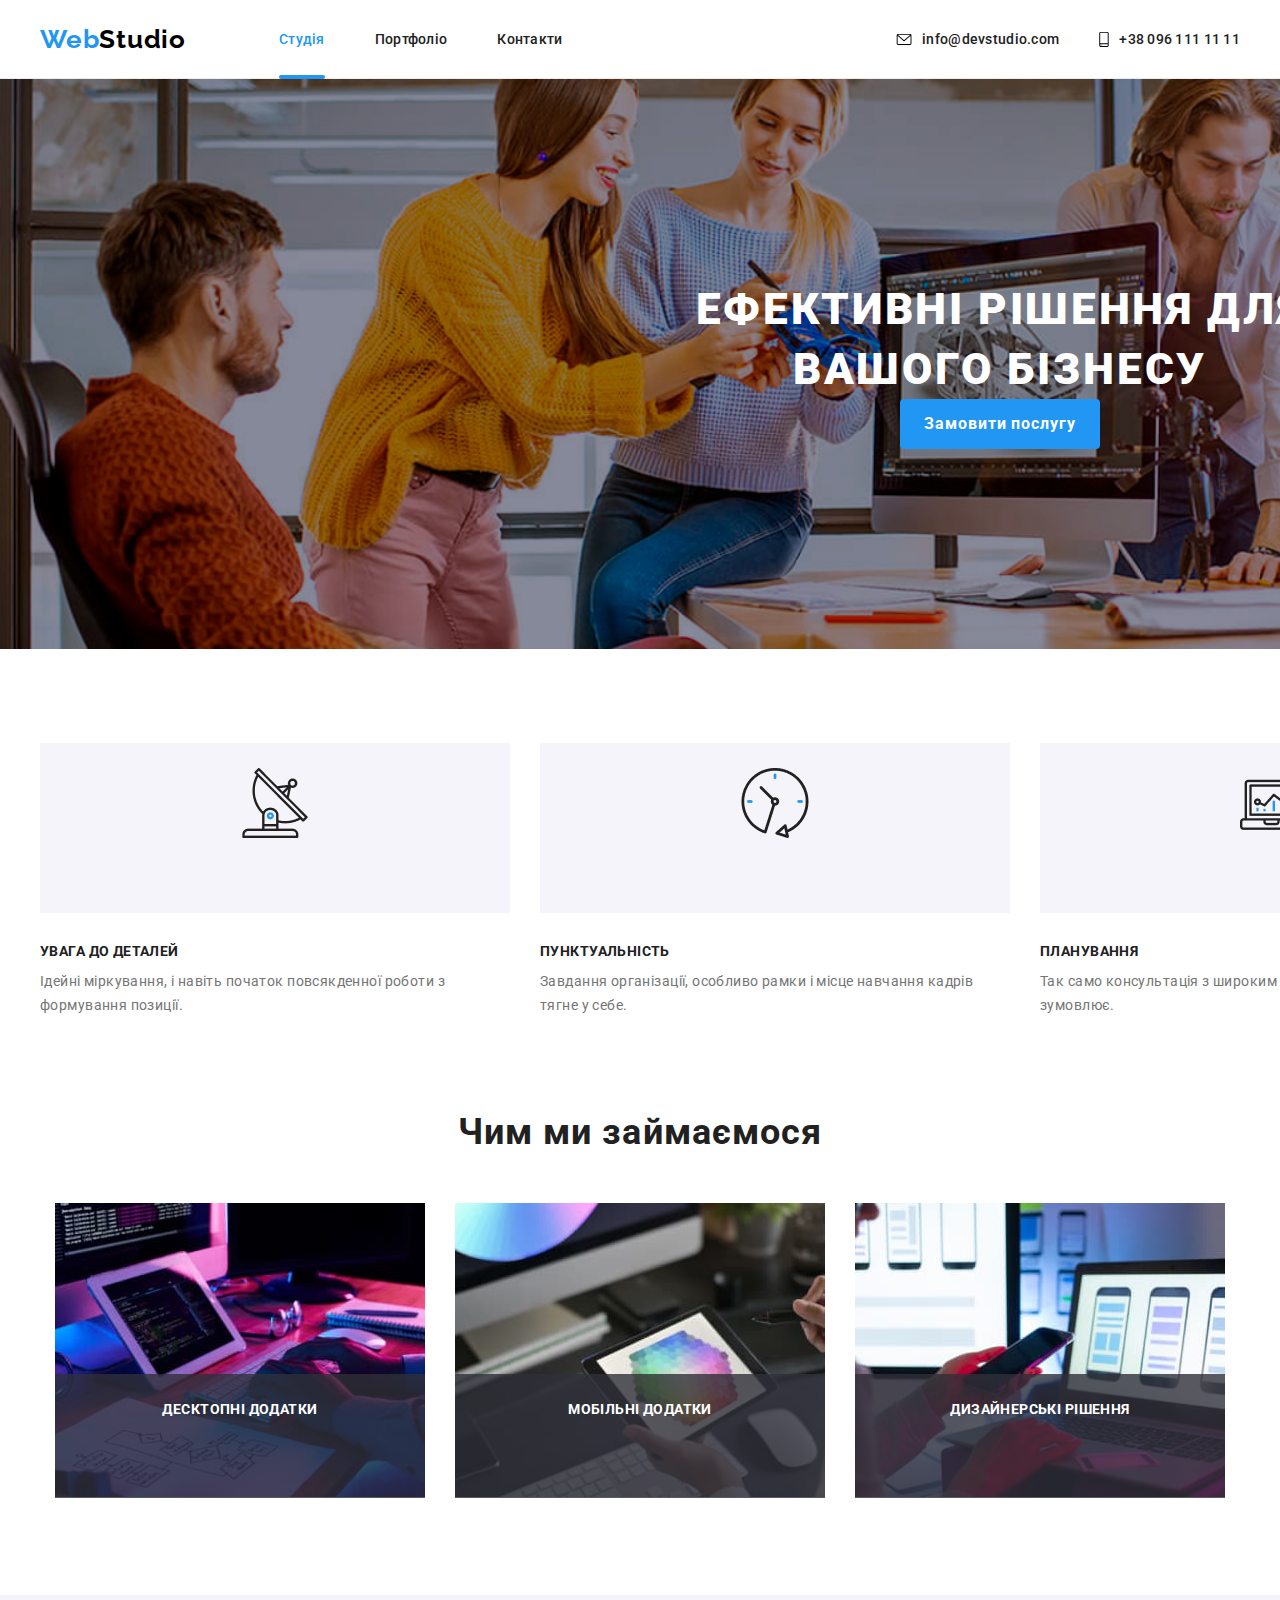
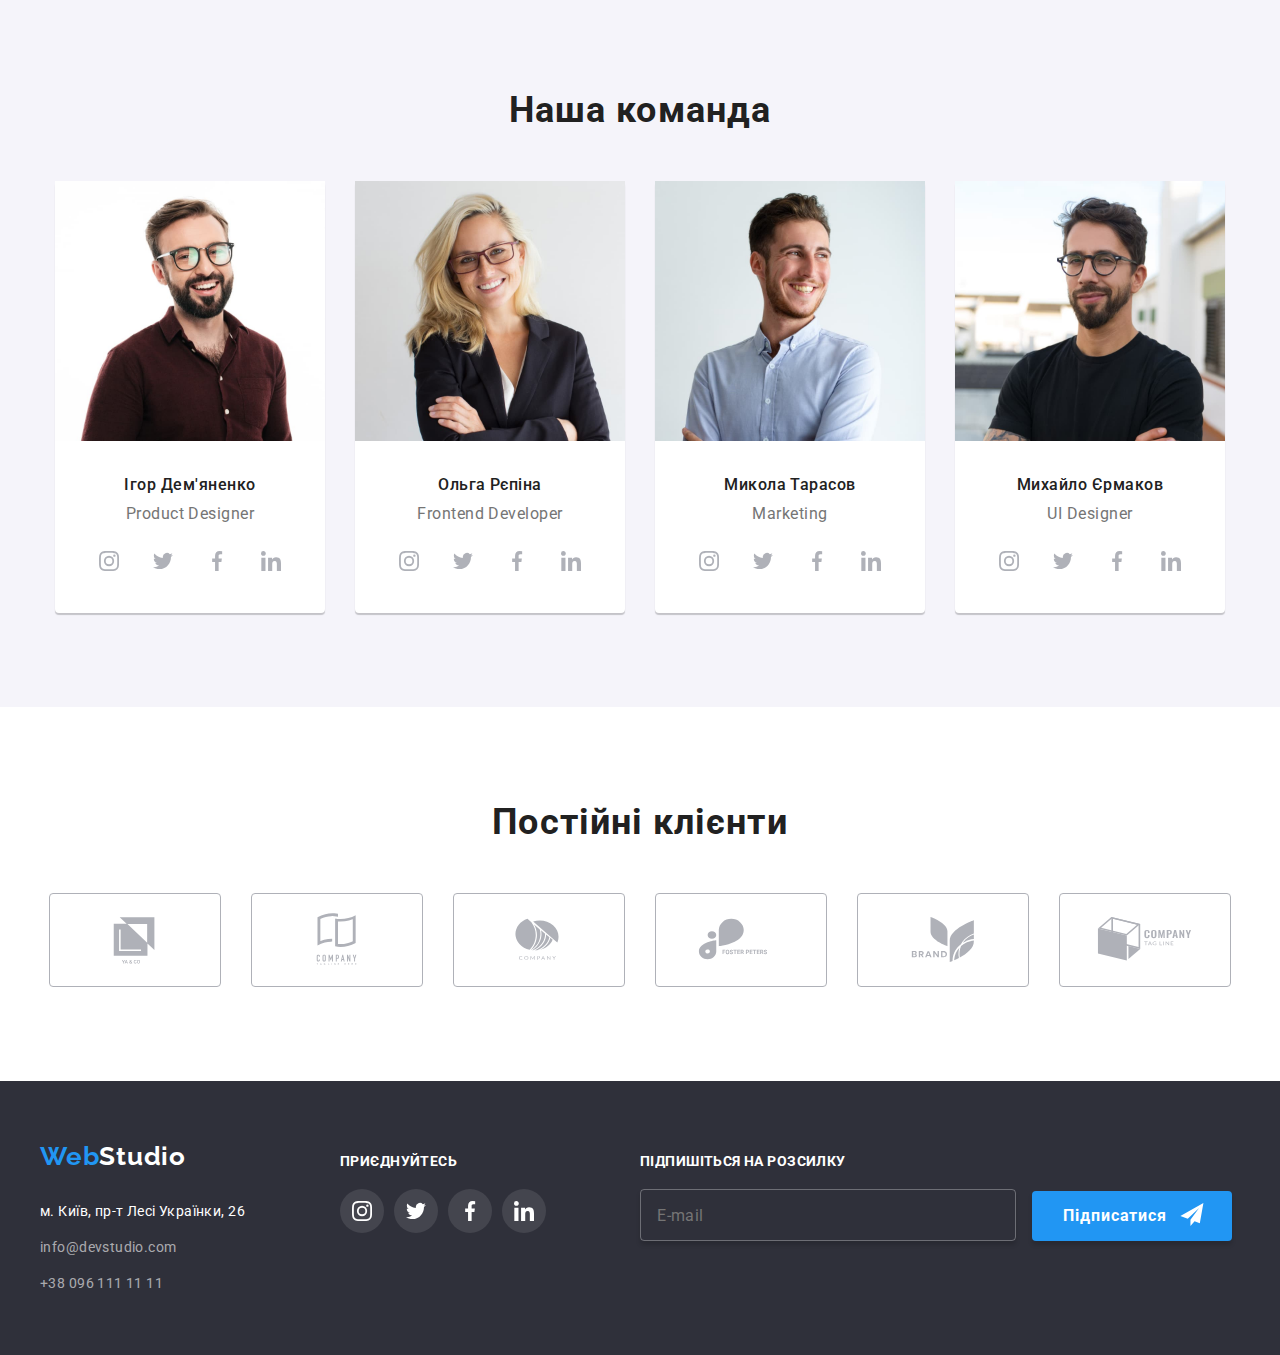
<file: index.html>
<!DOCTYPE html>
<html lang="en">
  <head>
    <meta charset="UTF-8" />
    <meta name="viewport" content="width=device-width, initial-scale=1.0" />
    <link rel="stylesheet" href="./css//main.min.css" />
    <link rel="preconnect" href="https://fonts.googleapis.com" />
    <link rel="preconnect" href="https://fonts.gstatic.com" crossorigin />
    <link
      href="https://fonts.googleapis.com/css2?family=Open+Sans:ital,wght@0,300..800;1,300..800&family=Raleway:ital,wght@0,100..900;1,100..900&family=Roboto:ital,wght@0,100;0,300;0,400;0,500;0,700;0,900;1,100;1,300;1,400;1,500;1,700;1,900&display=swap"
      rel="stylesheet"
    />
    <link
      href="https://fonts.googleapis.com/css2?family=Raleway:ital,wght@0,100..900;1,100..900&display=swap"
      rel="stylesheet"
    />
    <link
      rel="stylesheet"
      href="https://cdnjs.cloudflare.com/ajax/libs/modern-normalize/2.0.0/modern-normalize.min.css"
      integrity="sha512-4xo8blKMVCiXpTaLzQSLSw3KFOVPWhm/TRtuPVc4WG6kUgjH6J03IBuG7JZPkcWMxJ5huwaBpOpnwYElP/m6wg=="
      crossorigin="anonymous"
      referrerpolicy="no-referrer"
    />
    <title>Головна</title>
  </head>
  <body>
    <header class="header">
      <div class="header-container container">
        <a class="header-title link" href="./index.html"
          ><span class="bluepart">Web</span>Studio</a
        >
        <nav class="nav">
          <ul class="header-list">
            <li>
              <a class="header-link link current-page" href="#">Студія</a>
            </li>
            <li>
              <a class="header-link link" href="./portfolio.html">Портфоліо</a>
            </li>
            <li><a class="header-link link" href="#">Контакти</a></li>
          </ul>
        </nav>
        <a class="header-link link" href="mailto:info@devstudio.com">
          <svg width="16" height="12">
            <use href="./imeges/icons.svg#icon-envelope"></use>
          </svg>
          info@devstudio.com</a
        >
        <a class="header-link link" href="tel:+380961111111">
          <svg width="10" height="16">
            <use href="./imeges/icons.svg#icon-smartphone"></use>
          </svg>
          +38 096 111 11 11</a
        >
      </div>
    </header>
    <main>
      <section class="hero">
        <div class="hero-container container">
          <h1 class="hero__title">Ефективні рішення для вашого бізнесу</h1>
          <button type="button" class="hero__link link" data-modal-open>
            <a href="#">Замовити послугу</a>
          </button>
        </div>
      </section>

      <section class="about">
        <h2 hidden>Про нас</h2>
        <div class="container about-container">
          <ul class="about__list">
            <li class="list-item">
              <div class="list-img">
                <img
                  src="./imeges/antenna 1.png"
                  alt="antenna"
                  width="70"
                  height="70"
                />
              </div>
              <h3 class="list-title">УВАГА ДО ДЕТАЛЕЙ</h3>
              <p class="list-text">
                Ідейні міркування, і навіть початок повсякденної роботи з
                формування позиції.
              </p>
            </li>
            <li class="list-item">
              <div class="list-img">
                <img
                  src="./imeges/clock 1.png"
                  alt="antenna"
                  width="70"
                  height="70"
                />
              </div>
              <h3 class="list-title">ПУНКТУАЛЬНІСТЬ</h3>
              <p class="list-text">
                Завдання організації, особливо рамки і місце навчання кадрів
                тягне у себе.
              </p>
            </li>
            <li class="list-item">
              <div class="list-img">
                <img
                  src="./imeges/diagram 1.png"
                  alt="antenna"
                  width="70"
                  height="70"
                />
              </div>
              <h3 class="list-title">ПЛАНУВАННЯ</h3>
              <p class="list-text">
                Так само консультація з широким активом значною мірою зумовлює.
              </p>
            </li>
            <li class="list-item">
              <div class="list-img">
                <img
                  src="./imeges/astronaut 1.png"
                  alt="antenna"
                  width="70"
                  height="70"
                />
              </div>
              <h3 class="list-title">СУЧАСНІ ТЕХНОЛОГІЇ</h3>
              <p class="list-text">
                Значимість цих проблем настільки очевидна, що реалізація
                планових завдань.
              </p>
            </li>
          </ul>
        </div>
      </section>

      <section class="gallery">
        <h2 class="gallery__title">Чим ми займаємося</h2>
        <ul class="gallery__list">
          <li class="gallery__item">
            <img src="./imeges/img.jpg" width="370" height="294" alt="img1" />
            <p class="gallery__text">Десктопні додатки</p>
          </li>
          <li class="gallery__item">
            <img src="./imeges/img2.jpg" width="370" height="294" alt="img2" />
            <p class="gallery__text">Мобільні додатки</p>
          </li>
          <li class="gallery__item">
            <img src="./imeges/img3.jpg" width="370" height="294" alt="img3" />
            <p class="gallery__text">Дизайнерські рішення</p>
          </li>
        </ul>
      </section>

      <section class="team">
        <h2 class="team-title">Наша команда</h2>
        <ul class="team-list">
          <li class="team-item">
            <img
              src="./imeges/prog1.jpg"
              width="270"
              height="260"
              alt="prog1"
            />
            <h3 class="team-item-title">Ігор Дем'яненко</h3>
            <p class="team-item-text">Product Designer</p>
            <ul class="team-soc-list">
              <li class="team-soc-item">
                <a class="team-soc-link" href="#">
                  <svg class="team-soc-icon" width="20" height="20">
                    <use href="./imeges/icons.svg#icon-instagram-1"></use>
                  </svg>
                </a>
              </li>
              <li class="team-soc-item">
                <a class="team-soc-link" href="#">
                  <svg class="team-soc-icon" width="20" height="20">
                    <use href="./imeges/icons.svg#icon-twitter-1"></use>
                  </svg>
                </a>
              </li>
              <li class="team-soc-item">
                <a class="team-soc-link" href="#">
                  <svg class="team-soc-icon" width="20" height="20">
                    <use href="./imeges/icons.svg#icon-facebook-1"></use>
                  </svg>
                </a>
              </li>
              <li class="team-soc-item">
                <a class="team-soc-link" href="#">
                  <svg class="team-soc-icon" width="20" height="20">
                    <use href="./imeges/icons.svg#icon-linkedin-1"></use>
                  </svg>
                </a>
              </li>
            </ul>
          </li>
          <li class="team-item">
            <img
              src="./imeges/prog2.jpg"
              width="270"
              height="260"
              alt="prog2"
            />
            <h3 class="team-item-title">Ольга Рєпіна</h3>
            <p class="team-item-text">Frontend Developer</p>
            <ul class="team-soc-list">
              <li class="team-soc-item">
                <a class="team-soc-link" href="#">
                  <svg class="team-soc-icon" width="20" height="20">
                    <use href="./imeges/icons.svg#icon-instagram-1"></use>
                  </svg>
                </a>
              </li>
              <li class="team-soc-item">
                <a class="team-soc-link" href="#">
                  <svg class="team-soc-icon" width="20" height="20">
                    <use href="./imeges/icons.svg#icon-twitter-1"></use>
                  </svg>
                </a>
              </li>
              <li class="team-soc-item">
                <a class="team-soc-link" href="#">
                  <svg class="team-soc-icon" width="20" height="20">
                    <use href="./imeges/icons.svg#icon-facebook-1"></use>
                  </svg>
                </a>
              </li>
              <li class="team-soc-item">
                <a class="team-soc-link" href="#">
                  <svg class="team-soc-icon" width="20" height="20">
                    <use href="./imeges/icons.svg#icon-linkedin-1"></use>
                  </svg>
                </a>
              </li>
            </ul>
          </li>
          <li class="team-item">
            <img
              src="./imeges/prog3.jpg"
              width="270"
              height="260"
              alt="prog3"
            />
            <h3 class="team-item-title">Микола Тарасов</h3>
            <p class="team-item-text">Marketing</p>
            <ul class="team-soc-list">
              <li class="team-soc-item">
                <a class="team-soc-link" href="#">
                  <svg class="team-soc-icon" width="20" height="20">
                    <use href="./imeges/icons.svg#icon-instagram-1"></use>
                  </svg>
                </a>
              </li>
              <li class="team-soc-item">
                <a class="team-soc-link" href="#">
                  <svg class="team-soc-icon" width="20" height="20">
                    <use href="./imeges/icons.svg#icon-twitter-1"></use>
                  </svg>
                </a>
              </li>
              <li class="team-soc-item">
                <a class="team-soc-link" href="#">
                  <svg class="team-soc-icon" width="20" height="20">
                    <use href="./imeges/icons.svg#icon-facebook-1"></use>
                  </svg>
                </a>
              </li>
              <li class="team-soc-item">
                <a class="team-soc-link" href="#">
                  <svg class="team-soc-icon" width="20" height="20">
                    <use href="./imeges/icons.svg#icon-linkedin-1"></use>
                  </svg>
                </a>
              </li>
            </ul>
          </li>
          <li class="team-item">
            <img
              src="./imeges/prog4.jpg"
              width="270"
              height="260"
              alt="prog4"
            />
            <h3 class="team-item-title">Михайло Єрмаков</h3>
            <p class="team-item-text">UI Designer</p>
            <ul class="team-soc-list">
              <li class="team-soc-item">
                <a class="team-soc-link" href="#">
                  <svg class="team-soc-icon" width="20" height="20">
                    <use href="./imeges/icons.svg#icon-instagram-1"></use>
                  </svg>
                </a>
              </li>
              <li class="team-soc-item">
                <a class="team-soc-link" href="#">
                  <svg class="team-soc-icon" width="20" height="20">
                    <use href="./imeges/icons.svg#icon-twitter-1"></use>
                  </svg>
                </a>
              </li>
              <li class="team-soc-item">
                <a class="team-soc-link" href="#">
                  <svg class="team-soc-icon" width="20" height="20">
                    <use href="./imeges/icons.svg#icon-facebook-1"></use>
                  </svg>
                </a>
              </li>
              <li class="team-soc-item">
                <a class="team-soc-link" href="#">
                  <svg class="team-soc-icon" width="20" height="20">
                    <use href="./imeges/icons.svg#icon-linkedin-1"></use>
                  </svg>
                </a>
              </li>
            </ul>
          </li>
        </ul>
      </section>
      <section class="clients">
        <h2 class="clients-title">Постійні клієнти</h2>
        <ul class="clients-list">
          <li class="clients-item">
            <a class="clients-link" href="">
              <svg class="clients-icon" width="106" height="60">
                <use href="./imeges/icons-2.svg#icon-clients-1"></use>
              </svg>
            </a>
          </li>
          <li class="clients-item">
            <a class="clients-link" href="">
              <svg class="clients-icon" width="106" height="60">
                <use href="./imeges/icons-2.svg#icon-clients-2"></use>
              </svg>
            </a>
          </li>
          <li class="clients-item">
            <a class="clients-link" href="">
              <svg class="clients-icon" width="106" height="60">
                <use href="./imeges/icons-2.svg#icon-clients-3"></use>
              </svg>
            </a>
          </li>
          <li class="clients-item">
            <a class="clients-link" href="">
              <svg class="clients-icon" width="106" height="60">
                <use href="./imeges/icons-2.svg#icon-clients-4"></use>
              </svg>
            </a>
          </li>
          <li class="clients-item">
            <a class="clients-link" href="">
              <svg class="clients-icon" width="106" height="60">
                <use href="./imeges/icons-2.svg#icon-clients-5"></use>
              </svg>
            </a>
          </li>
          <li class="clients-item">
            <a class="clients-link" href="">
              <svg class="clients-icon" width="106" height="60">
                <use href="./imeges/icons-2.svg#icon-clients-6"></use>
              </svg>
            </a>
          </li>
        </ul>
      </section>
    </main>
    <footer class="footer">
      <div class="container footer-container">
        <address class="adderess">
          <a class="footer-title link" href="#"
            ><span class="bluepart">Web</span>Studio</a
          >
          <ul class="footer-list">
            <li class="footer-item">
              <a
                class="address-link link address-link-white"
                href="https://maps.app.goo.gl/ymuCBUuVZbaut2gg9"
                target="_blank"
                rel="noopener noreferrer"
                >м. Київ, пр-т Лесі Українки, 26</a
              >
            </li>
            <li class="footer-item">
              <a class="address-link link" href="mailto:info@devstudio.com"
                >info@devstudio.com</a
              >
            </li>
            <li class="footer-item">
              <a class="address-link link" href="tel:+380961111111"
                >+38 096 111 11 11</a
              >
            </li>
          </ul>
        </address>
        <div class="join">
          <h3 class="join-title">приєднуйтесь</h3>
          <ul class="join-list">
            <li class="join-item">
              <a class="join-link" href="">
                <svg class="join-icon" width="20" height="20">
                  <use href="./imeges/icons.svg#icon-instagram-1"></use>
                </svg>
              </a>
            </li>
            <li class="join-item">
              <a class="join-link" href="">
                <svg class="join-icon" width="20" height="20">
                  <use href="./imeges/icons.svg#icon-twitter-1"></use>
                </svg>
              </a>
            </li>
            <li class="join-item">
              <a class="join-link" href="">
                <svg class="join-icon" width="20" height="20">
                  <use href="./imeges/icons.svg#icon-facebook-1"></use>
                </svg>
              </a>
            </li>
            <li class="join-item">
              <a class="join-link" href="">
                <svg class="join-icon" width="20" height="20">
                  <use href="./imeges/icons.svg#icon-linkedin-1"></use>
                </svg>
              </a>
            </li>
          </ul>
        </div>
        <div class="subscribe">
          <h3 class="subscribe-title">Підпишіться на розсилку</h3>
          <form>
            <input
              type="email"
              class="subscribe-input"
              placeholder="E-mail"
              required
            />
            <button type="submit" class="subscribe-btn">
              Підписатися
              <svg class="subscribe-icon" width="24" height="24">
                <use href="./imeges/icons.svg#icon-send"></use>
              </svg>
            </button>
          </form>
        </div>
      </div>
    </footer>
    <div class="backdrop is-hidden" data-modal>
      <div class="modal">
        <button type="button" class="modal-close" data-modal-close>
          <svg class="modal-close-icon" width="11" height="11">
            <use href="./imeges/icons.svg#icon-close"></use>
          </svg>
        </button>
        <h2 class="modal-form-title">Залиште свої дані, ми вам передзвонимо</h2>
        <form class="modal-form">
          <label for="name" class="modal-form-label">Ім'я</label>
          <div class="modal-form-wrap">
            <input
              type="text"
              id="name"
              class="modal-form-name modal-form-item"
              required
            />
            <svg class="modal-form-icon" width="18" height="18">
              <use href="./imeges/icons.svg#icon-person"></use>
            </svg>
          </div>
          <label for="tel" class="modal-form-label">Телефон</label>
          <div class="modal-form-wrap">
            <input
              type="tel"
              id="tel"
              class="modal-form-tel modal-form-item"
              required
            />
            <svg class="modal-form-icon" width="18" height="18">
              <use href="./imeges/icons.svg#icon-phone"></use>
            </svg>
          </div>
          <label for="emeil" class="modal-form-label">Пошта</label>
          <div class="modal-form-wrap">
            <input
              type="email"
              id="emeil"
              class="modal-form-emeil modal-form-item"
              required
            />
            <svg class="modal-form-icon" width="18" height="18">
              <use href="./imeges/icons.svg#icon-email"></use>
            </svg>
          </div>
          <label for="messege" class="modal-form-label">Коментар</label>
          <textarea
            name="message"
            id="message"
            class="modal-form-textarea modal-form-item"
            placeholder="Введіть текст"
          ></textarea>
          <div class="modal-form-wrap">
            <input
              type="checkbox"
              id="policy"
              name="policy"
              class="modal-form-check hide"
              required
            />
            <label for="policy" class="modal-form-check-label">
              Погоджуюся з розсилкою та приймаю
              <a href="" class="modal-form-check-link"> Умови договору</a>
            </label>
          </div>
          <button type="submit" class="modal-form-button">Відправити</button>
        </form>
      </div>
    </div>
    <script src="./js/modal.js"></script>
  </body>
</html>
</file>
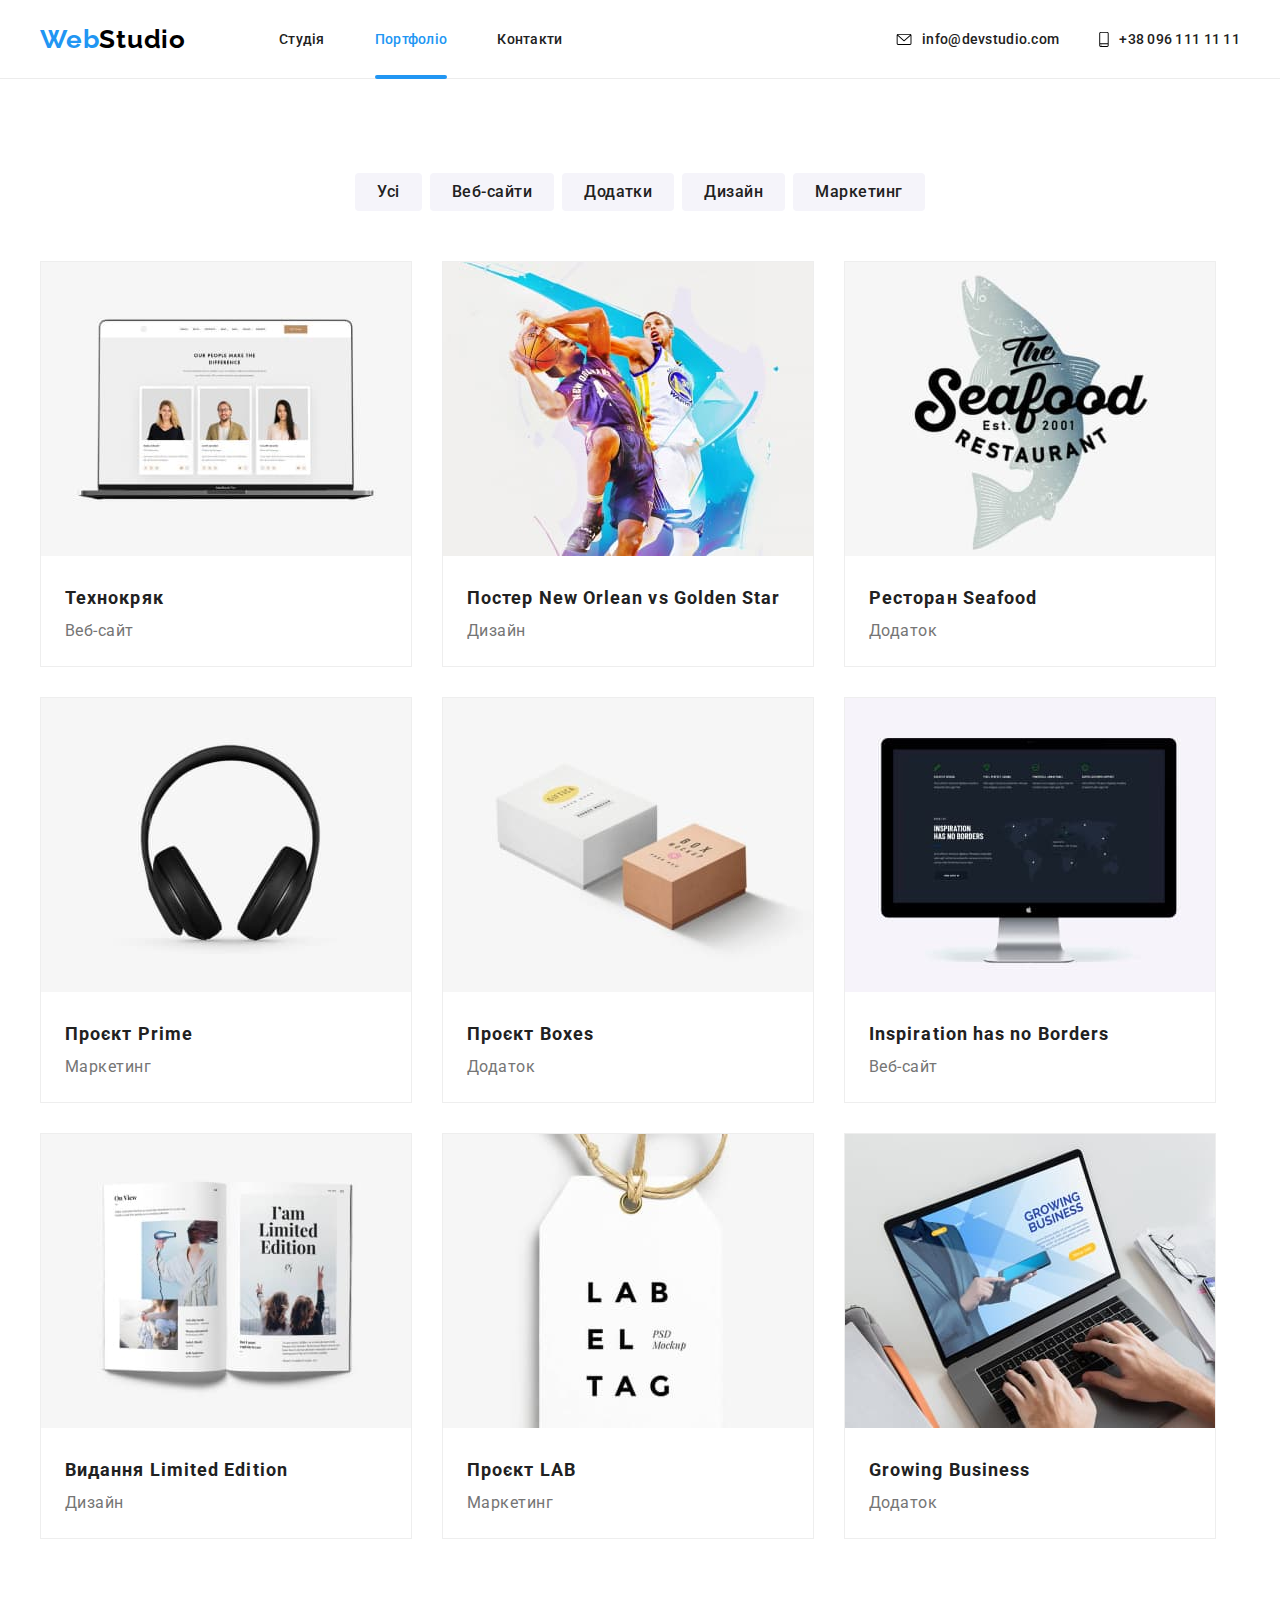
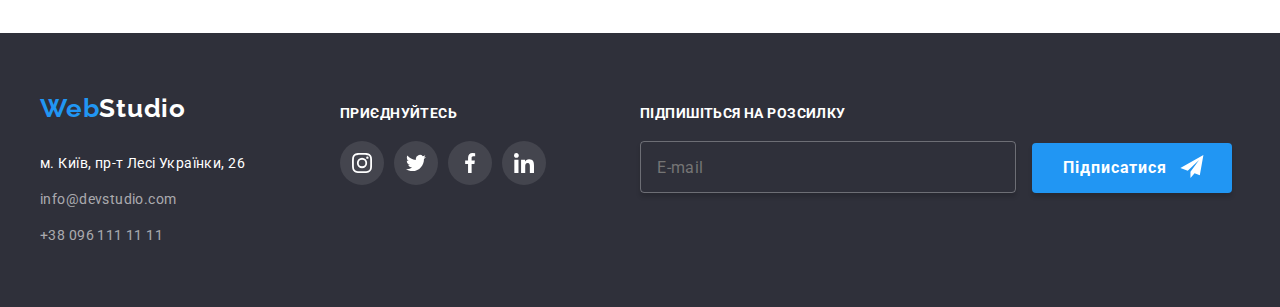
<file: portfolio.html>
<!DOCTYPE html>
<html lang="en">
  <head>
    <meta charset="UTF-8" />
    <meta name="viewport" content="width=device-width, initial-scale=1.0" />
    <link rel="stylesheet" href="./css/main.min.css" />
    <link rel="preconnect" href="https://fonts.googleapis.com" />
    <link rel="preconnect" href="https://fonts.gstatic.com" crossorigin />
    <link
      href="https://fonts.googleapis.com/css2?family=Open+Sans:ital,wght@0,300..800;1,300..800&family=Raleway:ital,wght@0,100..900;1,100..900&family=Roboto:ital,wght@0,100;0,300;0,400;0,500;0,700;0,900;1,100;1,300;1,400;1,500;1,700;1,900&display=swap"
      rel="stylesheet"
    />
    <link
      href="https://fonts.googleapis.com/css2?family=Raleway:ital,wght@0,100..900;1,100..900&display=swap"
      rel="stylesheet"
    />
    <title>Портфоліо</title>
  </head>
  <body>
    <header class="header">
      <div class="header-container container">
        <a class="header-title link" href="./index.html"
          ><span class="bluepart">Web</span>Studio</a
        >
        <nav class="nav">
          <ul class="header-list">
            <li><a class="header-link link" href="./index.html">Студія</a></li>
            <li>
              <a class="header-link link current-page" href="./portfolio.html"
                >Портфоліо</a
              >
            </li>
            <li><a class="header-link link" href="#">Контакти</a></li>
          </ul>
        </nav>
        <a class="header-link link" href="mailto:info@devstudio.com">
          <svg width="16" height="12">
            <use href="./imeges/icons.svg#icon-envelope"></use>
          </svg>
          info@devstudio.com</a
        >
        <a class="header-link link" href="tel:+380961111111">
          <svg width="10" height="16">
            <use href="./imeges/icons.svg#icon-smartphone"></use>
          </svg>
          +38 096 111 11 11</a
        >
      </div>
    </header>

    <main class="portfolio-main">
      <div class="container portfolio-buttons-container">
        <ul class="portfolio-buttons">
          <li><button class="button" type="button">Усі</button></li>
          <li><button class="button" type="button">Веб-сайти</button></li>
          <li><button class="button" type="button">Додатки</button></li>
          <li><button class="button" type="button">Дизайн</button></li>
          <li><button class="button" type="button">Маркетинг</button></li>
        </ul>
      </div>
      <section class="portfolio-gallery">
        <div class="container portfolio-container">
          <ul class="portfolio-gallery-list">
            <li class="portfolio-gallery-item">
              <div class="portfolio-gallery-top-wrap">
                <img
                  src="./imeges/technocrack.jpg"
                  class="portfolio-gallery-img"
                  alt=""
                />
                <p class="portfolio-gallery-top-text">
                  Lorem ipsum dolor, sit amet consectetur adipisicing elit.
                  Dolores magnam consequuntur voluptatem cupiditate itaque
                  veritatis, fugiat vero similique inventore distinctio?
                </p>
              </div>

              <div class="potfolio-gallery-item-content">
                <h2 class="portfolio-gallery-item-title">Технокряк</h2>
                <p class="portfolio-gallery-item-text">Веб-сайт</p>
              </div>
            </li>
            <li class="portfolio-gallery-item">
              <div class="portfolio-gallery-top-wrap">
                <img
                  src="./imeges/new-orleans.jpg"
                  class="portfolio-gallery-img"
                  alt=""
                />
                <p class="portfolio-gallery-top-text">
                  Lorem ipsum dolor, sit amet consectetur adipisicing elit.
                  Dolores magnam consequuntur voluptatem cupiditate itaque
                  veritatis, fugiat vero similique inventore distinctio?
                </p>
              </div>
              <div class="potfolio-gallery-item-content">
                <h2 class="portfolio-gallery-item-title">
                  Постер New Orlean vs Golden Star
                </h2>
                <p class="portfolio-gallery-item-text">Дизайн</p>
              </div>
            </li>
            <li class="portfolio-gallery-item">
              <div class="portfolio-gallery-top-wrap">
                <img
                  src="./imeges/seafood-restaurant.jpg"
                  class="portfolio-gallery-img"
                  alt=""
                />
                <p class="portfolio-gallery-top-text">
                  Lorem ipsum dolor, sit amet consectetur adipisicing elit.
                  Dolores magnam consequuntur voluptatem cupiditate itaque
                  veritatis, fugiat vero similique inventore distinctio?
                </p>
              </div>
              <div class="potfolio-gallery-item-content">
                <h2 class="portfolio-gallery-item-title">Ресторан Seafood</h2>
                <p class="portfolio-gallery-item-text">Додаток</p>
              </div>
            </li>
            <li class="portfolio-gallery-item">
              <div class="portfolio-gallery-top-wrap">
                <img
                  src="./imeges/project-prime.jpg"
                  class="portfolio-gallery-img"
                  alt=""
                />
                <p class="portfolio-gallery-top-text">
                  Lorem ipsum dolor, sit amet consectetur adipisicing elit.
                  Dolores magnam consequuntur voluptatem cupiditate itaque
                  veritatis, fugiat vero similique inventore distinctio?
                </p>
              </div>
              <div class="potfolio-gallery-item-content">
                <h2 class="portfolio-gallery-item-title">Проєкт Prime</h2>
                <p class="portfolio-gallery-item-text">Маркетинг</p>
              </div>
            </li>
            <li class="portfolio-gallery-item">
              <div class="portfolio-gallery-top-wrap">
                <img
                  src="./imeges/boxes-project.jpg"
                  class="portfolio-gallery-img"
                  alt=""
                />
                <p class="portfolio-gallery-top-text">
                  Lorem ipsum dolor, sit amet consectetur adipisicing elit.
                  Dolores magnam consequuntur voluptatem cupiditate itaque
                  veritatis, fugiat vero similique inventore distinctio?
                </p>
              </div>
              <div class="potfolio-gallery-item-content">
                <h2 class="portfolio-gallery-item-title">Проєкт Boxes</h2>
                <p class="portfolio-gallery-item-text">Додаток</p>
              </div>
            </li>
            <li class="portfolio-gallery-item">
              <div class="portfolio-gallery-top-wrap">
                <img
                  src="./imeges/inspiration-has-no-borders.jpg"
                  class="portfolio-gallery-img"
                  alt=""
                />
                <p class="portfolio-gallery-top-text">
                  Lorem ipsum dolor, sit amet consectetur adipisicing elit.
                  Dolores magnam consequuntur voluptatem cupiditate itaque
                  veritatis, fugiat vero similique inventore distinctio?
                </p>
              </div>
              <div class="potfolio-gallery-item-content">
                <h2 class="portfolio-gallery-item-title">
                  Inspiration has no Borders
                </h2>
                <p class="portfolio-gallery-item-text">Веб-сайт</p>
              </div>
            </li>
            <li class="portfolio-gallery-item">
              <div class="portfolio-gallery-top-wrap">
                <img
                  src="./imeges/edition-limited-edition.jpg"
                  class="portfolio-gallery-img"
                  alt=""
                />
                <p class="portfolio-gallery-top-text">
                  Lorem ipsum dolor, sit amet consectetur adipisicing elit.
                  Dolores magnam consequuntur voluptatem cupiditate itaque
                  veritatis, fugiat vero similique inventore distinctio?
                </p>
              </div>
              <div class="potfolio-gallery-item-content">
                <h2 class="portfolio-gallery-item-title">
                  Видання Limited Edition
                </h2>
                <p class="portfolio-gallery-item-text">Дизайн</p>
              </div>
            </li>
            <li class="portfolio-gallery-item">
              <div class="portfolio-gallery-top-wrap">
                <img
                  src="./imeges/lab-project.jpg"
                  class="portfolio-gallery-img"
                  alt=""
                />
                <p class="portfolio-gallery-top-text">
                  Lorem ipsum dolor, sit amet consectetur adipisicing elit.
                  Dolores magnam consequuntur voluptatem cupiditate itaque
                  veritatis, fugiat vero similique inventore distinctio?
                </p>
              </div>
              <div class="potfolio-gallery-item-content">
                <h2 class="portfolio-gallery-item-title">Проєкт LAB</h2>
                <p class="portfolio-gallery-item-text">Маркетинг</p>
              </div>
            </li>
            <li class="portfolio-gallery-item">
              <div class="portfolio-gallery-top-wrap">
                <img
                  src="./imeges/growing-business.jpg"
                  class="portfolio-gallery-img"
                  alt=""
                />
                <p class="portfolio-gallery-top-text">
                  Lorem ipsum dolor, sit amet consectetur adipisicing elit.
                  Dolores magnam consequuntur voluptatem cupiditate itaque
                  veritatis, fugiat vero similique inventore distinctio?
                </p>
              </div>
              <div class="potfolio-gallery-item-content">
                <h2 class="portfolio-gallery-item-title">Growing Business</h2>
                <p class="portfolio-gallery-item-text">Додаток</p>
              </div>
            </li>
          </ul>
        </div>
      </section>
    </main>

    <footer class="footer">
      <div class="container footer-container">
        <address class="adderess">
          <a class="footer-title link" href="#"
            ><span class="bluepart">Web</span>Studio</a
          >
          <ul class="footer-list">
            <li class="footer-item">
              <a
                class="address-link link address-link-white"
                href="https://maps.app.goo.gl/ymuCBUuVZbaut2gg9"
                target="_blank"
                rel="noopener noreferrer"
                >м. Київ, пр-т Лесі Українки, 26</a
              >
            </li>
            <li class="footer-item">
              <a class="address-link link" href="mailto:info@devstudio.com"
                >info@devstudio.com</a
              >
            </li>
            <li class="footer-item">
              <a class="address-link link" href="tel:+380961111111"
                >+38 096 111 11 11</a
              >
            </li>
          </ul>
        </address>
        <div class="join">
          <h3 class="join-title">приєднуйтесь</h3>
          <ul class="join-list">
            <li class="join-item">
              <a class="join-link" href="">
                <svg class="join-icon" width="20" height="20">
                  <use href="./imeges/icons.svg#icon-instagram-1"></use>
                </svg>
              </a>
            </li>
            <li class="join-item">
              <a class="join-link" href="">
                <svg class="join-icon" width="20" height="20">
                  <use href="./imeges/icons.svg#icon-twitter-1"></use>
                </svg>
              </a>
            </li>
            <li class="join-item">
              <a class="join-link" href="">
                <svg class="join-icon" width="20" height="20">
                  <use href="./imeges/icons.svg#icon-facebook-1"></use>
                </svg>
              </a>
            </li>
            <li class="join-item">
              <a class="join-link" href="">
                <svg class="join-icon" width="20" height="20">
                  <use href="./imeges/icons.svg#icon-linkedin-1"></use>
                </svg>
              </a>
            </li>
          </ul>
        </div>
        <div class="subscribe">
          <h3 class="subscribe-title">Підпишіться на розсилку</h3>
          <form>
            <input
              type="email"
              class="subscribe-input"
              placeholder="E-mail"
              required
            />
            <button type="submit" class="subscribe-btn">
              Підписатися
              <svg class="subscribe-icon" width="24" height="24">
                <use href="./imeges/icons.svg#icon-send"></use>
              </svg>
            </button>
          </form>
        </div>
      </div>
    </footer>
  </body>
</html>
</file>
<file: css/main.min.css>
.hide{border:0;clip:rect(1px, 1px, 1px, 1px);-webkit-clip-path:inset(50%);clip-path:inset(50%);height:1px;margin:-1px;overflow:hidden;padding:0;position:absolute;width:1px;word-wrap:normal !important}*{font-family:"Roboto",sans-serif;margin:0;padding:0}ul{list-style:none}.container{margin:0 auto;width:1200px}.link{text-decoration:none}.header{border-bottom:1px #ececec solid}.header-container{display:flex;align-items:center;padding-top:24px;padding-bottom:24px}.header-title{font-size:26px;font-family:"Raleway",sans-serif;font-weight:700;letter-spacing:.78px;color:#000}.header-list{display:flex;gap:50px}.bluepart{font-family:inherit;color:#2196f3}.nav{margin-right:auto;margin-left:93px}.header-link{color:#212121;font-size:14px;font-weight:500;letter-spacing:.28px;margin-right:40px;display:flex;gap:10px;align-items:center;transition:color 250ms cubic-bezier(0.4, 0, 0.2, 1),fill 250ms cubic-bezier(0.4, 0, 0.2, 1)}.header-link:last-child{margin-right:0}.header-link:hover{color:#2196f3;fill:#2196f3}.current-page{position:relative;color:#2196f3}.current-page::after{content:"";width:100%;height:4px;background:#2196f3;border-radius:2px;position:absolute;top:44px}.hero{background:rgba(47,48,58,.4);background-image:url(../../imeges/hero.png);background-repeat:no-repeat;background-size:cover;background-position:center;padding:200px;width:1600px;margin:0 auto}.hero-container{text-align:center;width:696px}.hero__title{text-align:center;color:#fff;font-size:44px;font-weight:900;text-transform:uppercase;line-height:1.3636363636;letter-spacing:2.64px}.hero__link{text-align:center;color:#fff;background:#2196f3;padding:10px 24px;border-radius:4px;border:none}.hero__link a{font-size:16px;font-weight:700;line-height:1.875;letter-spacing:.96px;color:inherit;text-decoration:none}.about__list{display:flex;margin:94px 0;gap:30px}.list-img{background-color:#f5f4fa;padding:25px 100px;text-align:center;width:270px;height:120px;margin-bottom:30px}.list-title{color:#212121;font-size:14px;text-transform:uppercase;letter-spacing:.42px;margin-bottom:10px}.list-text{color:#757575;font-size:14px;line-height:1.7142857143;letter-spacing:.42px}.gallery{margin:94px 0}.gallery__title{text-align:center;color:#212121;font-size:36px;letter-spacing:1.08px}.gallery__list{display:flex;justify-content:center;gap:30px;margin-top:50px}.gallery__item{position:relative}.gallery__text{position:absolute;bottom:3px;width:100%;height:70px;padding:27px 0;background-color:rgba(47,48,58,.8);text-align:center;color:#fff;font-size:14px;font-weight:700;text-transform:uppercase;letter-spacing:.42px}.team{background-color:#f5f4fa;padding:94px 0}.team-title{text-align:center;color:#212121;font-size:36px;letter-spacing:1.08px;margin-bottom:50px}.team-list{display:flex;justify-content:center;gap:30px}.team-item{background-color:#fff;border-radius:4px;box-shadow:0px 2px 1px rgba(0,0,0,.2)}.team-item-title{text-align:center;color:#212121;font-size:16px;font-weight:500;letter-spacing:.48px;margin-top:30px}.team-item-text{text-align:center;color:#757575;font-size:16px;letter-spacing:.48px;margin-bottom:16px;margin-top:10px}.team-soc-list{padding-bottom:30px}.team-soc-link{width:100%;height:100%;border-radius:50%;display:block;display:flex;justify-content:center;align-items:center;transition:background-color 250ms cubic-bezier(0.4, 0, 0.2, 1)}.team-soc-link:hover .team-soc-icon{fill:#fff}.team-soc-link:hover{background-color:#2196f3}.team-soc-item{width:44px;height:44px}.team-soc-list{display:flex;justify-content:center;gap:10px}.team-soc-icon{fill:#afb1b8;transition:fill 250ms cubic-bezier(0.4, 0, 0.2, 1)}.clients{padding:94px 0}.clients-title{text-align:center;color:#212121;font-size:36px;letter-spacing:1.08px;margin-bottom:50px}.clients-list{display:flex;justify-content:center;gap:30px}.clients-link{padding:16px 32px;border-radius:4px;border:1px #afb1b8 solid;display:block;transition:border 250ms cubic-bezier(0.4, 0, 0.2, 1)}.clients-link:hover .clients-icon{fill:#2196f3}.clients-link:hover{border:1px #2196f3 solid}.clients-icon{fill:#afb1b8;display:block;transition:fill 250ms cubic-bezier(0.4, 0, 0.2, 1)}.footer-container{max-width:1600px;max-height:251px;display:flex}.footer{background:#2f303a;padding:60px 0}.footer-title{font-style:normal;color:#fff;font-size:26px;font-weight:700;letter-spacing:.78px;font-family:"Raleway",sans-serif;padding-bottom:28px;display:block}.address-link{color:rgba(255,255,255,.6);font-size:14px;line-height:1.7142857143;letter-spacing:.42px;font-style:normal}.footer-list{margin-bottom:0;padding:0;padding-right:25px}.address-link-white{color:#fff}.footer-item:not(:last-child){padding-bottom:12px}.join{margin-top:12px;margin-left:70px}.join-title{color:#fff;font-size:14px;text-transform:uppercase;letter-spacing:.42px;margin-bottom:20px}.join-list{max-width:206px;display:flex;justify-content:center;gap:10px}.join-item{width:44px;height:44px}.join-link{width:100%;height:100%;border-radius:50%;display:block;display:flex;justify-content:center;align-items:center;background-color:rgba(255,255,255,.1);transition:background-color 250ms cubic-bezier(0.4, 0, 0.2, 1)}.join-icon{fill:#fff}.join-link:hover{background-color:#2196f3}.subscribe{margin-left:94px;margin-top:12px}.subscribe-title{color:#fff;font-size:14px;text-transform:uppercase;letter-spacing:.42px}.subscribe-input{width:358px;height:50px;background-color:rgba(0,0,0,0);font-size:16px;line-height:1.25;letter-spacing:.48px;border-radius:4px;border:1px rgba(255,255,255,.3) solid;outline:none;padding-left:16px;margin-top:20px;color:rgba(255,255,255,.6);box-shadow:0px 4px 4px rgba(0,0,0,.15)}.subscribe-btn{width:200px;height:50px;padding-left:28px;padding-right:62px;background:#2196f3;box-shadow:0px 4px 4px rgba(0,0,0,.15);border-radius:4px;text-align:center;color:#fff;font-size:16px;font-weight:700;line-height:1.875;letter-spacing:.96px;border:none;margin-left:12px;cursor:pointer;position:relative}.subscribe-icon{position:absolute;right:28px;top:12px}.portfolio-main{padding:94px 0}.button{text-align:center;color:#212121;font-size:16px;font-weight:500;line-height:1.625;letter-spacing:.48px;border-radius:4px;border:none;background-color:#f5f4fa;padding:6px 22px;transition:background-color 250ms cubic-bezier(0.4, 0, 0.2, 1),color 250ms cubic-bezier(0.4, 0, 0.2, 1),box-shadow 250ms cubic-bezier(0.4, 0, 0.2, 1)}.button:hover{background:#2196f3;color:#fff;box-shadow:0px 2px 2px rgba(0,0,0,.12)}.portfolio-buttons-container{margin-bottom:50px}.portfolio-buttons{display:flex;justify-content:center;gap:8px}.portfolio-container{display:flex;justify-content:center}.portfolio-gallery-list{padding:0;display:flex;flex-wrap:wrap;gap:30px}.portfolio-gallery-item{background:#fff;border:1px #eee solid;transition:box-shadow 250ms cubic-bezier(0.4, 0, 0.2, 1)}.portfolio-gallery-item:hover{box-shadow:1px 4px 6px rgba(0,0,0,.16)}.portfolio-gallery-item-title{color:#212121;font-size:18px;line-height:2;letter-spacing:1.08px}.portfolio-gallery-item-text{color:#757575;font-size:16px;line-height:1.875;letter-spacing:.48px}.potfolio-gallery-item-content{padding:20px 24px}.portfolio-gallery-img{width:370px;height:294px}.portfolio-gallery-top-wrap{position:relative;overflow:hidden}.portfolio-gallery-top-text{position:absolute;top:0;background-color:rgba(33,150,243,.9);height:100%;color:#fff;font-size:18px;line-height:1.5555555556;letter-spacing:.54px;padding:63px 24px;overflow:auto;transform:translateY(100%);transition:transform 250ms linear}.portfolio-gallery-item:hover .portfolio-gallery-top-text{transform:translateY(0)}.backdrop{width:100%;height:100%;background-color:rgba(0,0,0,.2);position:fixed;top:0;transition:opacity 300ms linear,visibility 300ms linear}.modal{position:absolute;width:528px;height:581px;background:#fff;box-shadow:0px 2px 1px rgba(0,0,0,.2);border-radius:4px;top:50%;left:50%;transform:translate(-50%, -50%) scaleY(1);transition:transform 300ms linear;padding:40px}.backdrop.is-hidden .modal{transform:translate(-50%, -50%) scaleY(1.5)}.modal-close-icon{transition:fill 250ms cubic-bezier(0.4, 0, 0.2, 1)}.modal-close{position:absolute;right:10px;top:10px;width:30px;height:30px;background:#fff;border-radius:9999px;border:1px rgba(0,0,0,.1) solid;display:flex;align-items:center;justify-content:center;background-color:rgba(0,0,0,0);cursor:pointer}.modal-close:hover .modal-close-icon{fill:#2196f3}.is-hidden{opacity:0;visibility:hidden;pointer-events:none}.modal-form-title{text-align:center;color:#212121;font-size:20px;letter-spacing:.6px;margin-bottom:12px}.modal-form{display:flex;align-items:center;flex-wrap:wrap}.modal-form-wrap{width:100%;position:relative}.modal-form-label{color:#757575;font-size:12px;letter-spacing:.12px;margin-bottom:4px}.modal-form-item{height:40px;width:100%;margin-bottom:10px;border-radius:4px;border:1px rgba(33,33,33,.2) solid;outline:none;padding-left:42px;transition:border 250ms cubic-bezier(0.4, 0, 0.2, 1)}.modal-form-item:focus{border-color:#2196f3}.modal-form-item:focus+.modal-form-icon{fill:#2196f3}.modal-form-icon{position:absolute;top:11px;left:12px;transition:fill 250ms cubic-bezier(0.4, 0, 0.2, 1)}.modal-form-textarea{width:100%;height:120px;resize:none;padding:12px 16px}.modal-form-check-label{color:#757575;font-size:14px;line-height:1.7142857143;letter-spacing:.42px;margin-left:7px}.modal-form-check-link{color:#2196f3;font-size:14px;text-decoration:underline;line-height:1.7142857143;letter-spacing:.42px;margin-left:.42px}.modal-form-check-label{display:flex;align-items:center}.modal-form-check-label::before{content:"";width:16px;height:15px;border:2px solid #212121;border-radius:2px;margin-right:7px;transition:background-color 250ms cubic-bezier(0.4, 0, 0.2, 1),border 250ms cubic-bezier(0.4, 0, 0.2, 1)}.modal-form-check:checked+.modal-form-check-label::before{background-color:#2196f3;border:none;background-image:url(../imeges/check.svg);background-position:center;background-repeat:no-repeat}.modal-form-button{width:200px;height:50px;background:#2196f3;border-radius:4px;text-align:center;color:#fff;font-size:16px;font-weight:700;line-height:1.875;letter-spacing:.96px;border:none;margin:0 auto;margin-top:30px;transition:box-shadow 250ms cubic-bezier(0.4, 0, 0.2, 1)}.modal-form-button:hover{box-shadow:0px 4px 4px rgba(0,0,0,.15)}/*# sourceMappingURL=main.min.css.map */
</file>
